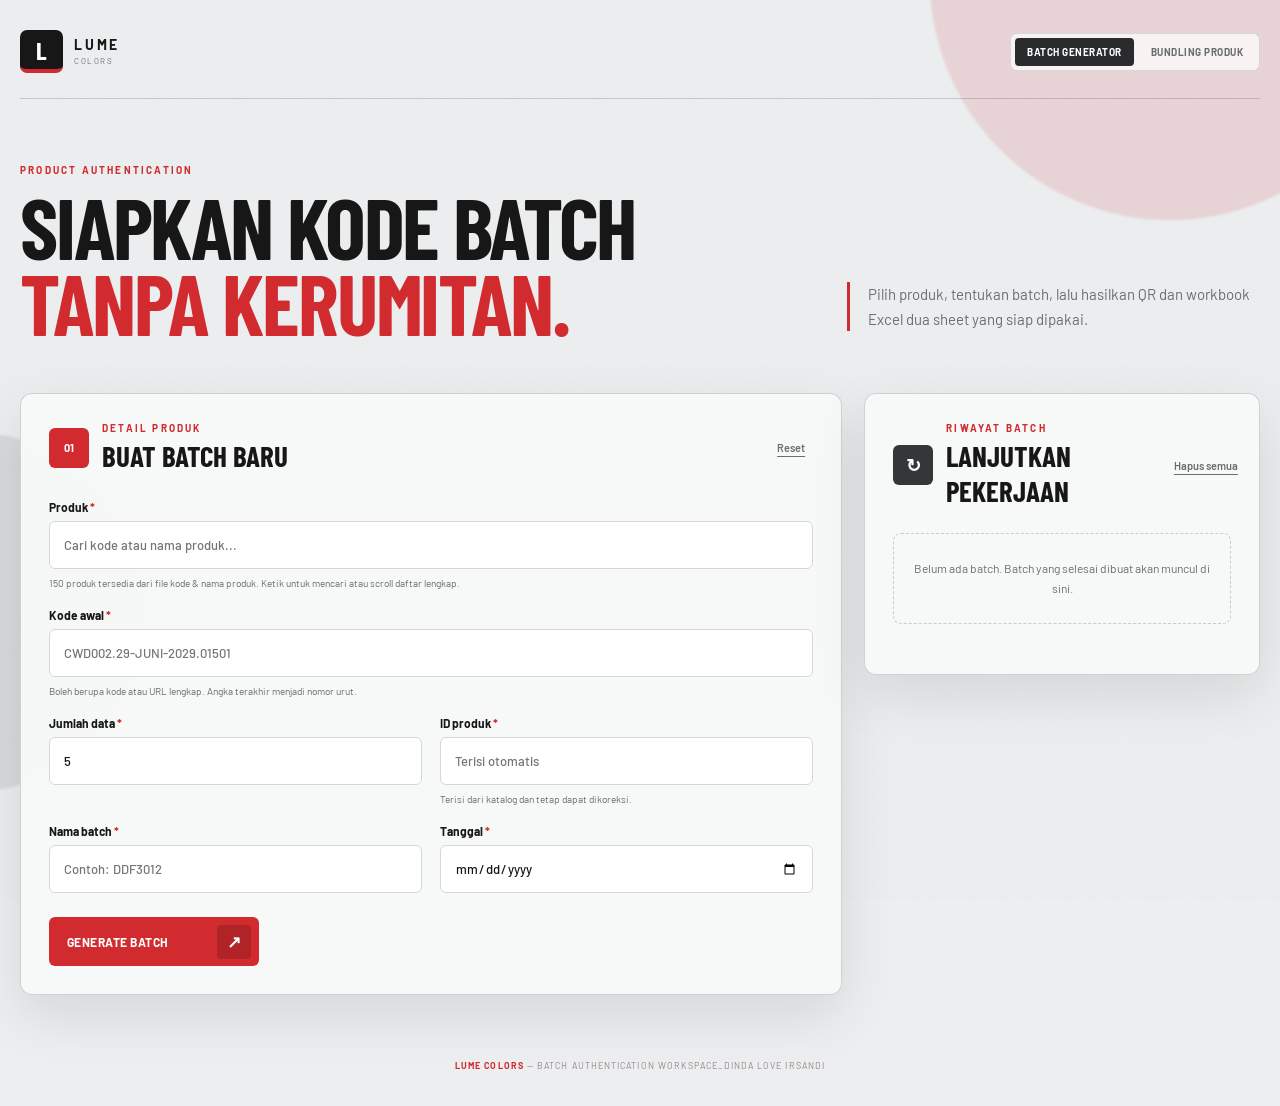
<file: index.html>
<!doctype html>
<html lang="id">
<head>
  <meta charset="UTF-8" />
  <meta name="viewport" content="width=device-width, initial-scale=1" />
  <meta name="description" content="Generator batch dan QR produk Lume Colors" />
  <title>Lume Batch Studio</title>
  <link rel="stylesheet" href="styles.css" />
</head>
<body>
  <div class="ambient ambient-one"></div><div class="ambient ambient-two"></div>
  <main class="shell">
    <header class="topbar">
      <a class="brand" href="#" aria-label="Lume Colors"><span class="brand-monogram">L</span><span><strong>LUME</strong><small>COLORS</small></span></a>
      <nav class="main-nav" aria-label="Navigasi utama"><a class="active" href="index.html">Batch Generator</a><a href="bundling.html">Bundling Produk</a></nav>
    </header>
    <section class="hero">
      <div><p class="kicker">PRODUCT AUTHENTICATION</p><h1>Siapkan kode batch<br><em>tanpa kerumitan.</em></h1></div>
      <p class="hero-copy">Pilih produk, tentukan batch, lalu hasilkan QR dan workbook Excel dua sheet yang siap dipakai.</p>
    </section>
    <section class="workspace">
      <form id="generatorForm" class="panel form-panel" novalidate>
        <div class="panel-heading"><span class="step-number">01</span><div><p class="overline">DETAIL PRODUK</p><h2>Buat batch baru</h2></div><button id="resetButton" class="text-button" type="button">Reset</button></div>
        <div class="field full">
          <label for="productSearch">Produk <span>*</span></label>
          <div class="product-picker"><input id="productSearch" type="search" autocomplete="off" placeholder="Cari kode atau nama produk..." aria-controls="productOptions" /><input id="productCode" name="productCode" type="hidden" /><div id="productOptions" class="product-options" hidden></div></div>
          <div id="selectedProduct" class="selected-product" hidden><span id="selectedCode"></span><strong id="selectedName"></strong><button id="changeProduct" type="button">Ganti</button></div>
          <small>150 produk tersedia dari file kode &amp; nama produk. Ketik untuk mencari atau scroll daftar lengkap.</small>
        </div>
        <div class="form-grid">
          <div class="field full"><label for="startCode">Kode awal <span>*</span></label><input id="startCode" name="startCode" type="text" autocomplete="off" placeholder="CWD002.29-JUNI-2029.01501" required /><small>Boleh berupa kode atau URL lengkap. Angka terakhir menjadi nomor urut.</small></div>
          <div class="field"><label for="amount">Jumlah data <span>*</span></label><input id="amount" name="amount" type="number" min="1" max="100000" value="5" required /></div>
          <div class="field"><label for="productId">ID produk <span>*</span></label><input id="productId" name="productId" type="text" inputmode="numeric" autocomplete="off" placeholder="Terisi otomatis" required /><small>Terisi dari katalog dan tetap dapat dikoreksi.</small></div>
          <div class="field"><label for="batchName">Nama batch <span>*</span></label><input id="batchName" name="batchName" type="text" autocomplete="off" placeholder="Contoh: DDF3012" required /></div>
          <div class="field"><label for="expiryDate">Tanggal <span>*</span></label><input id="expiryDate" name="expiryDate" type="date" required /></div>
        </div>
        <div id="formError" class="message error-message" role="alert" hidden></div>
        <button class="primary-button" type="submit"><span>Generate batch</span><b aria-hidden="true">&#8599;</b></button>
      </form>
      <aside id="historyPanel" class="panel history-panel">
        <div class="panel-heading"><span class="step-number muted">&#8635;</span><div><p class="overline">RIWAYAT BATCH</p><h2>Lanjutkan pekerjaan</h2></div><div class="history-head-actions"><button id="downloadAllHistoryButton" class="text-button download-all" type="button" hidden>Unduh semua</button><button id="clearAllHistoryButton" class="text-button" type="button">Hapus semua</button></div></div>
        <p id="emptyHistory" class="empty-state">Belum ada batch. Batch yang selesai dibuat akan muncul di sini.</p><div id="historyList" class="history-list"></div>
      </aside>
    </section>
    <section id="resultSection" class="panel result-panel" hidden>
      <div class="result-heading"><div class="panel-heading"><span class="step-number">02</span><div><p class="overline">HASIL GENERATOR</p><h2 id="resultTitle">Data siap digunakan</h2><p id="resultSummary" class="summary"></p></div></div><div class="actions"><button id="copyButton" class="secondary-button" type="button">Salin QR</button><button id="xlsxButton" class="primary-button compact" type="button">Unduh Excel <b>&#8595;</b></button></div></div>
      <div id="successMessage" class="message success-message" role="status" hidden></div>
      <div class="table-wrap"><table><thead><tr><th>No.</th><th>Produk</th><th>Kode</th><th>ID</th><th>Batch</th><th>Tanggal</th><th>QR / URL</th></tr></thead><tbody id="resultBody"></tbody></table></div>
    </section>
  </main>
  <footer><span>LUME COLORS</span> &mdash; batch authentication workspace_DINDA LOVE IRSANDI</footer>
  <script src="products.js"></script><script src="app.js"></script>
</body>
</html>
</file>
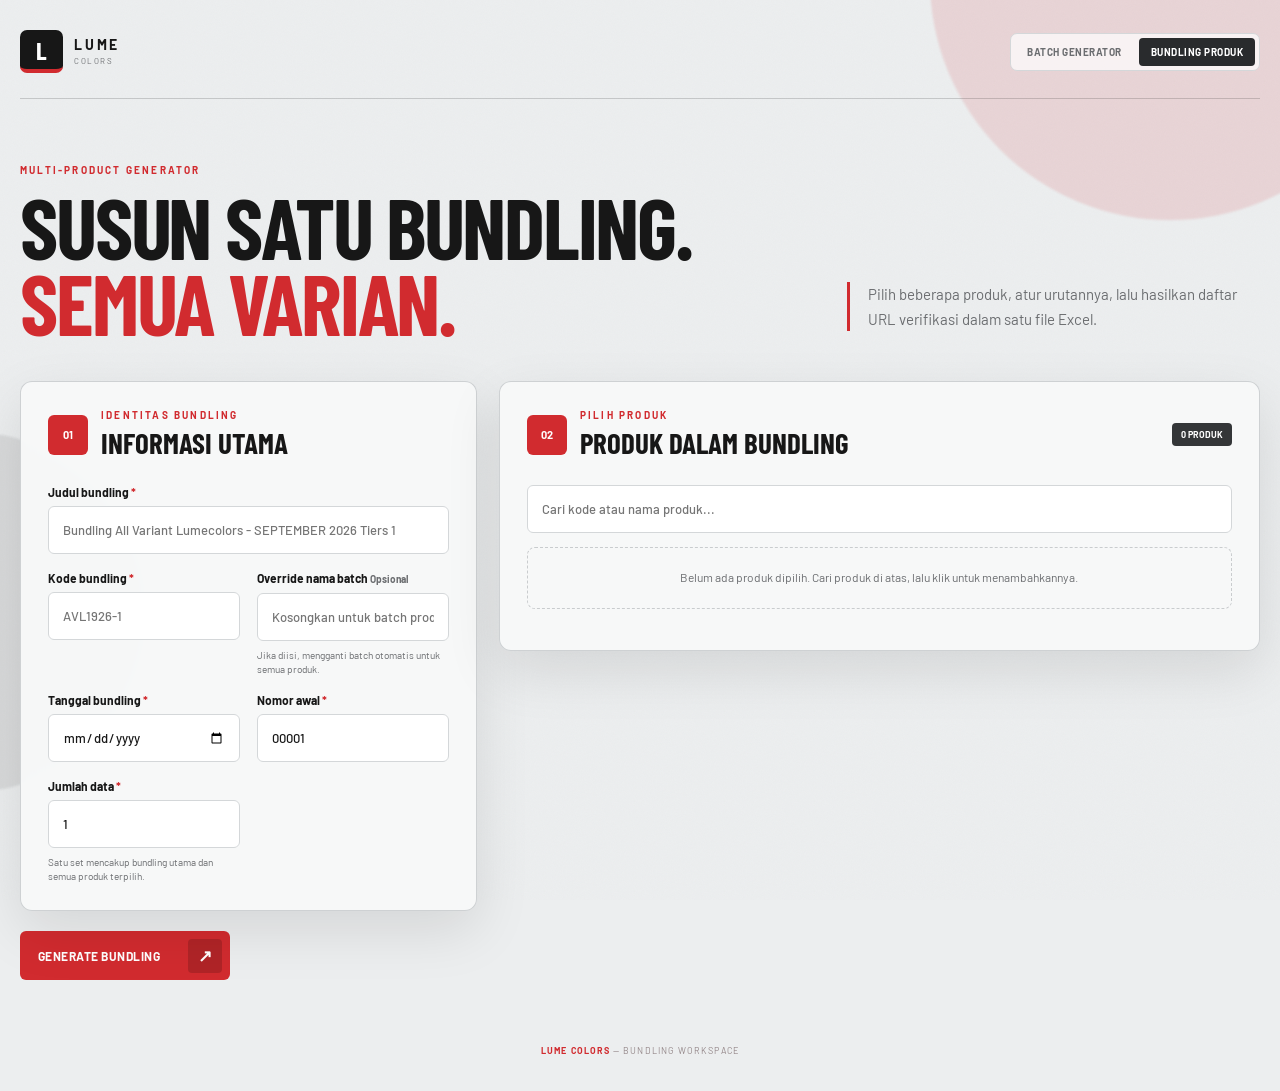
<file: bundling.html>
<!doctype html>
<html lang="id">
<head>
  <meta charset="UTF-8" />
  <meta name="viewport" content="width=device-width, initial-scale=1" />
  <meta name="description" content="Generator bundling beberapa produk Lume Colors" />
  <title>Lume Bundling Studio</title>
  <link rel="stylesheet" href="styles.css" />
  <link rel="stylesheet" href="bundling.css" />
</head>
<body>
  <div class="ambient ambient-one"></div><div class="ambient ambient-two"></div>
  <main class="shell">
    <header class="topbar">
      <a class="brand" href="index.html" aria-label="Lume Colors"><span class="brand-monogram">L</span><span><strong>LUME</strong><small>COLORS</small></span></a>
      <nav class="main-nav" aria-label="Navigasi utama"><a href="index.html">Batch Generator</a><a class="active" href="bundling.html">Bundling Produk</a></nav>
    </header>

    <section class="hero bundle-hero">
      <div><p class="kicker">MULTI-PRODUCT GENERATOR</p><h1>Susun satu bundling.<br><em>Semua varian.</em></h1></div>
      <p class="hero-copy">Pilih beberapa produk, atur urutannya, lalu hasilkan daftar URL verifikasi dalam satu file Excel.</p>
    </section>

    <form id="bundleForm" novalidate>
      <section class="bundle-layout">
        <div class="panel bundle-setup">
          <div class="panel-heading"><span class="step-number">01</span><div><p class="overline">IDENTITAS BUNDLING</p><h2>Informasi utama</h2></div></div>
          <div class="bundle-form-grid">
            <div class="field full"><label for="bundleTitle">Judul bundling <span>*</span></label><input id="bundleTitle" type="text" placeholder="Bundling All Variant Lumecolors - SEPTEMBER 2026 Tiers 1" required /></div>
            <div class="field"><label for="bundleCode">Kode bundling <span>*</span></label><input id="bundleCode" type="text" placeholder="AVL1926-1" autocomplete="off" required /></div>
            <div class="field"><label for="bundleBatchName">Override nama batch <small>Opsional</small></label><input id="bundleBatchName" type="text" placeholder="Kosongkan untuk batch produk" autocomplete="off" /><small>Jika diisi, mengganti batch otomatis untuk semua produk.</small></div>
            <div class="field"><label for="bundleDate">Tanggal bundling <span>*</span></label><input id="bundleDate" type="date" required /></div>
            <div class="field"><label for="bundleSequence">Nomor awal <span>*</span></label><input id="bundleSequence" type="text" inputmode="numeric" value="00001" maxlength="20" required /></div>
            <div class="field"><label for="bundleAmount">Jumlah data <span>*</span></label><input id="bundleAmount" type="number" inputmode="numeric" min="1" max="100000" value="1" required /><small>Satu set mencakup bundling utama dan semua produk terpilih.</small></div>
          </div>
        </div>

        <div class="panel bundle-products-panel">
          <div class="panel-heading"><span class="step-number">02</span><div><p class="overline">PILIH PRODUK</p><h2>Produk dalam bundling</h2></div><span id="selectedCount" class="count-badge">0 produk</span></div>
          <div class="bundle-picker"><input id="bundleProductSearch" type="search" autocomplete="off" placeholder="Cari kode atau nama produk..." /><div id="bundleProductOptions" class="bundle-product-options" hidden></div></div>
          <p id="emptySelection" class="empty-state compact-empty">Belum ada produk dipilih. Cari produk di atas, lalu klik untuk menambahkannya.</p>
          <div id="selectedProducts" class="selected-products"></div>
        </div>
      </section>
      <div id="bundleError" class="message error-message bundle-error" role="alert" hidden></div>
      <button class="primary-button bundle-submit" type="submit"><span>Generate bundling</span><b>&#8599;</b></button>
    </form>

    <section id="bundleResult" class="panel result-panel bundle-result" hidden>
      <div class="result-heading"><div class="panel-heading"><span class="step-number">03</span><div><p class="overline">HASIL BUNDLING</p><h2 id="bundleResultTitle">Data siap digunakan</h2><p id="bundleSummary" class="summary"></p></div></div><div class="actions"><button id="copyBundleButton" class="secondary-button" type="button">Salin semua</button><button id="downloadBundleButton" class="primary-button compact" type="button">Unduh Excel <b>&#8595;</b></button></div></div>
      <div id="bundleSuccess" class="message success-message" role="status" hidden></div>
      <div class="bundle-preview"><div id="previewTitle" class="preview-title"></div><div id="previewRows"></div></div>
    </section>
  </main>
  <footer><span>LUME COLORS</span> &mdash; bundling workspace</footer>
  <script src="products.js"></script><script src="bundling.js"></script>
</body>
</html>
</file>
<file: styles.css>
@import url('https://fonts.googleapis.com/css2?family=Barlow:wght@400;500;600;700;800&family=Barlow+Condensed:wght@600;700&display=swap');

:root { --ink:#171717; --muted:#6b6d70; --cream:#eceeef; --paper:#f8f9f9; --rose:#d12b2f; --rose-dark:#a7191e; --blush:#e3e5e6; --line:#d4d7d9; --sage:#63686c; --danger:#bd2025; --shadow:0 20px 55px rgba(0,0,0,.10); }
* { box-sizing:border-box; }
html { scroll-behavior:smooth; }
button,input { max-width:100%; }
button:focus-visible,input:focus-visible { outline:3px solid rgba(209,43,47,.28); outline-offset:2px; }
body { min-width:320px; margin:0; color:var(--ink); background:var(--cream); font-family:"Barlow",Arial,sans-serif; }
body::before { content:""; position:fixed; inset:0; z-index:-3; opacity:.42; background-image:url("data:image/svg+xml,%3Csvg xmlns='http://www.w3.org/2000/svg' width='90' height='90' viewBox='0 0 90 90'%3E%3Cfilter id='n'%3E%3CfeTurbulence type='fractalNoise' baseFrequency='.9' numOctaves='2' stitchTiles='stitch'/%3E%3C/filter%3E%3Crect width='100%25' height='100%25' filter='url(%23n)' opacity='.07'/%3E%3C/svg%3E"); }
.ambient { position:fixed; z-index:-2; border-radius:50%; filter:blur(1px); pointer-events:none; }
.ambient-one { width:480px; height:480px; top:-260px; right:-130px; background:rgba(209,43,47,.13); }
.ambient-two { width:360px; height:360px; left:-210px; top:48%; background:rgba(48,51,54,.10); }
.shell { width:min(1240px,calc(100% - 40px)); margin:auto; padding:30px 0 55px; }
.topbar { display:flex; align-items:center; justify-content:space-between; padding-bottom:25px; border-bottom:1px solid rgba(23,23,23,.18); }
.brand { display:flex; align-items:center; gap:11px; color:inherit; text-decoration:none; }
.brand-monogram { display:grid; place-items:center; width:43px; height:43px; border-radius:7px; color:#fff; background:var(--ink); border-bottom:4px solid var(--rose); font-family:"Barlow Condensed",Arial,sans-serif; font-size:25px; font-weight:700; }
.brand strong,.brand small { display:block; line-height:1; letter-spacing:.2em; }.brand strong{font-size:14px}.brand small{margin-top:5px;font-size:8px;color:var(--muted)}
.tool-label { display:flex; align-items:center; gap:10px; color:var(--muted); font-size:11px; letter-spacing:.13em; text-transform:uppercase; }.tool-label i,.history-item p i{width:4px;height:4px;border-radius:50%;background:var(--rose)}
.main-nav{display:flex;align-items:center;gap:5px;padding:4px;border:1px solid var(--line);border-radius:7px;background:rgba(255,255,255,.7)}.main-nav a{padding:8px 12px;border-radius:4px;color:var(--muted);font-size:10px;font-weight:700;letter-spacing:.05em;text-decoration:none;text-transform:uppercase}.main-nav a:hover{color:var(--ink);background:#e7e9ea}.main-nav a.active{color:#fff;background:#292b2d}
.hero { display:grid; grid-template-columns:1.3fr .7fr; align-items:end; gap:60px; padding:65px 0 54px; }
.kicker,.overline { margin:0 0 12px; color:var(--rose); font-size:10px; font-weight:700; letter-spacing:.22em; }
h1 { margin:0; font-family:"Barlow Condensed",Arial,sans-serif; font-size:clamp(48px,7vw,86px); font-weight:700; line-height:.88; letter-spacing:-.025em; text-transform:uppercase; }
h1 em { color:var(--rose); font-style:normal; font-weight:700; }.hero-copy{max-width:420px;margin:0 0 8px;padding-left:18px;border-left:3px solid var(--rose);color:var(--muted);font-size:15px;line-height:1.65}
.workspace { display:grid; grid-template-columns:minmax(0,1.35fr) minmax(360px,.65fr); gap:22px; align-items:start; }
.panel { border:1px solid rgba(204,207,209,.95); border-radius:12px; background:rgba(248,249,249,.94); box-shadow:var(--shadow); backdrop-filter:blur(14px); }
.form-panel,.history-panel,.result-panel { min-width:0; padding:28px; }.history-panel{position:sticky;top:20px;overflow:hidden}
.panel-heading { display:flex; align-items:center; gap:13px; }.panel-heading>div{min-width:0}.panel-heading h2{margin:0;font-family:"Barlow Condensed",Arial,sans-serif;font-size:29px;font-weight:700;text-transform:uppercase}.panel-heading .overline{margin-bottom:4px}
.step-number { display:grid; place-items:center; flex:0 0 40px; width:40px; height:40px; border-radius:6px; color:#fff; background:var(--rose); font-size:11px; font-weight:700; }.step-number.muted{color:#fff;background:#343638;font-size:18px}
.text-button { margin-left:auto;padding:8px;border:0;color:var(--muted);background:none;cursor:pointer;font:600 11px "Barlow";text-decoration:underline;text-underline-offset:4px }
.history-head-actions{display:flex;align-items:center;justify-content:flex-end;gap:4px;margin-left:auto}.history-head-actions .text-button{margin-left:0;white-space:nowrap}.history-head-actions .download-all{color:var(--rose)}
.form-grid { display:grid; grid-template-columns:1fr 1fr; gap:18px; margin-top:18px; }.field{display:flex;flex-direction:column;gap:7px}.field.full{grid-column:1/-1;margin-top:27px}.form-grid .field.full{margin-top:0}
label { font-size:12px;font-weight:700 }label span{color:var(--rose)}small{color:var(--muted);font-size:10px;line-height:1.4}
input { width:100%;height:48px;padding:0 14px;border:1px solid var(--line);border-radius:6px;outline:none;color:var(--ink);background:#fff;font:500 13px "Barlow";transition:.2s }input:focus{border-color:var(--rose);box-shadow:0 0 0 4px rgba(209,43,47,.10)}
.product-picker{position:relative}.product-options{position:absolute;z-index:10;top:54px;left:0;right:0;max-height:300px;overflow:auto;padding:7px;border:1px solid var(--line);border-radius:7px;background:#fff;box-shadow:0 18px 45px rgba(0,0,0,.16)}
.product-options button{display:grid;grid-template-columns:90px 1fr;width:100%;padding:10px;border:0;border-radius:5px;text-align:left;background:none;cursor:pointer}.product-options button:hover{background:#eceeef}.product-options span{color:var(--rose);font:700 11px monospace}.product-options strong{font-size:12px}
.selected-product{display:grid;grid-template-columns:auto 1fr auto;align-items:center;gap:13px;padding:12px 14px;border:1px solid #c6c9cb;border-radius:6px;background:#eceeef}.selected-product span{padding:5px 8px;border-radius:4px;color:#fff;background:#292b2d;font:700 11px monospace}.selected-product strong{font-size:13px}.selected-product button{border:0;color:var(--rose);background:none;cursor:pointer;font:700 11px "Barlow"}
.primary-button,.secondary-button,.continue-button{border:0;border-radius:6px;cursor:pointer;font-family:"Barlow";transition:background .16s,color .16s,border-color .16s,transform .16s}.primary-button{display:flex;align-items:center;justify-content:space-between;width:210px;height:49px;margin-top:24px;padding:0 8px 0 18px;color:#fff;background:var(--rose);font-size:12px;font-weight:700;text-transform:uppercase;letter-spacing:.04em}.primary-button:hover{background:var(--rose-dark);transform:translateY(-1px)}.primary-button b{display:grid;place-items:center;width:34px;height:34px;border-radius:4px;background:rgba(0,0,0,.16);font-size:17px}.primary-button.compact{width:165px;margin:0}.secondary-button{height:49px;padding:0 18px;border:1px solid #bfc2c4;background:#fff;font-size:12px;font-weight:700}.secondary-button:hover{border-color:#707477;background:#f0f1f2}
.message{margin-top:17px;padding:11px 13px;border-radius:9px;font-size:12px}.error-message{color:var(--danger);background:#faeaea}.success-message{margin:0 0 16px;color:#52674f;background:#eaf1e7}
.empty-state{margin:25px 0 0;padding:25px 18px;border:1px dashed #c9ccce;border-radius:8px;color:var(--muted);font-size:12px;line-height:1.6;text-align:center}.history-list{display:grid;gap:10px;margin-top:22px;max-height:560px;overflow:auto;padding-right:5px;scrollbar-width:thin;scrollbar-color:#b8bbbd transparent}
.history-item{min-width:0;padding:15px;border:1px solid var(--line);border-left:3px solid #393b3d;border-radius:7px;background:#fff;transition:transform .16s,box-shadow .16s,border-left-color .16s}.history-item:hover{transform:translateY(-1px);border-left-color:var(--rose);box-shadow:0 8px 24px rgba(0,0,0,.07)}.history-top{display:flex;justify-content:space-between;align-items:center}.history-top span{color:var(--rose);font:700 11px monospace}.history-top button{display:grid;place-items:center;width:27px;height:27px;padding:0;border:0;border-radius:4px;color:#8d9295;background:none;cursor:pointer;font-size:18px}.history-top button:hover{color:#fff;background:var(--rose)}.history-item>strong{display:block;margin:5px 0;font-size:13px;line-height:1.35}.history-item p{display:flex;align-items:center;gap:7px;margin:0 0 7px;color:var(--muted);font-size:10px}.history-item p i{display:inline-block;flex:0 0 4px}.history-item small{display:block;overflow-wrap:anywhere;word-break:break-word;line-height:1.45}.continue-button{display:flex;align-items:center;justify-content:space-between;width:100%;margin-top:12px;padding:9px 11px;color:#fff;background:#343638;font-size:10px;font-weight:700}.continue-button:hover{background:var(--rose)}
.history-row-actions{display:grid;grid-template-columns:.8fr 1.2fr;gap:6px;margin-top:12px}.history-row-actions .continue-button{margin-top:0}.download-history-button{padding:9px 8px;border:1px solid #c9ccce;border-radius:6px;color:#343638;background:#fff;cursor:pointer;font:700 10px "Barlow"}.download-history-button:hover{color:var(--rose);border-color:var(--rose)}
.result-panel{margin-top:22px}.result-heading{display:flex;align-items:center;justify-content:space-between;gap:20px;margin-bottom:22px}.summary{margin:5px 0 0;color:var(--muted);font-size:11px}.actions{display:flex;gap:8px}
.table-wrap{max-height:540px;overflow:auto;border:1px solid var(--line);border-radius:7px}table{width:100%;border-collapse:collapse;white-space:nowrap;font-size:11px}th{position:sticky;top:0;z-index:1;padding:12px;color:#fff;background:#292b2d;border-bottom:3px solid var(--rose);font-size:9px;letter-spacing:.1em;text-align:left;text-transform:uppercase}td{padding:11px 12px;border-top:1px solid #e1e3e4}tbody tr:nth-child(even){background:#f0f1f2}td:nth-child(3),td:last-child{font-family:monospace}td:first-child{color:var(--muted);text-align:right}
footer{padding:10px 16px 35px;color:#948789;font-size:9px;letter-spacing:.12em;text-align:center;text-transform:uppercase}footer span{color:var(--rose);font-weight:700}[hidden]{display:none!important}
@media(max-width:1080px){.workspace{grid-template-columns:minmax(0,1.2fr) minmax(330px,.8fr)}.form-panel,.history-panel{padding:23px}.panel-heading h2{font-size:26px}.history-head-actions{flex-direction:column;align-items:flex-end;gap:0}.history-head-actions .text-button{padding-block:4px}}
@media(max-width:900px){.workspace{grid-template-columns:1fr}.history-panel{position:static}.history-head-actions{flex-direction:row;align-items:center;gap:4px}.history-list{grid-template-columns:repeat(2,minmax(0,1fr));max-height:none}.history-item{height:100%}}
@media(max-width:680px){.shell{width:min(100% - 20px,1240px);padding-top:14px}.topbar{align-items:flex-start;gap:13px;padding-bottom:17px}.main-nav{flex-direction:column;align-items:stretch;padding:3px}.main-nav a{padding:6px 8px;font-size:8px;text-align:center}.tool-label{font-size:8px}.hero{grid-template-columns:1fr;gap:18px;padding:36px 3px 30px}.hero h1{font-size:clamp(43px,13vw,64px)}.hero-copy{font-size:13px}.form-panel,.history-panel,.result-panel{padding:18px 14px;border-radius:9px}.panel-heading{align-items:flex-start}.panel-heading h2{font-size:25px;line-height:1}.step-number{flex-basis:36px;width:36px;height:36px}.form-grid{grid-template-columns:1fr}.field.full{grid-column:auto}.history-panel>.panel-heading{display:grid;grid-template-columns:36px minmax(0,1fr)}.history-panel>.panel-heading .history-head-actions{grid-column:1/-1;width:100%;margin:13px 0 0;padding-top:11px;border-top:1px solid var(--line);justify-content:flex-start}.history-head-actions .text-button{padding:5px 8px 5px 0}.history-list{grid-template-columns:1fr;margin-top:16px;padding-right:0}.history-item{padding:14px}.result-heading{align-items:flex-start;flex-direction:column}.actions{width:100%}.actions button{flex:1}.primary-button{width:100%}.primary-button.compact{width:auto}.table-wrap{max-height:none;overflow:visible;border:0}table,tbody,tr,td{display:block;width:100%}thead{display:none}table{white-space:normal}tbody{display:grid;gap:10px}tbody tr{overflow:hidden;border:1px solid var(--line);border-radius:7px;background:#fff!important}td,td:first-child{display:grid;grid-template-columns:80px minmax(0,1fr);gap:10px;padding:9px 11px;overflow-wrap:anywhere;text-align:left}td::before{content:attr(data-label);color:var(--muted);font:700 8px "Barlow";letter-spacing:.08em;text-transform:uppercase}td:first-child{border-top:0;background:#e7e9ea}}
@media(max-width:430px){.brand-monogram{width:38px;height:38px}.tool-label{max-width:105px;text-align:right;line-height:1.4}.panel-heading h2{font-size:23px}.selected-product{grid-template-columns:auto 1fr;gap:9px}.selected-product button{grid-column:2;text-align:left;padding:0}.history-row-actions{grid-template-columns:1fr}.actions{flex-direction:column}.primary-button.compact{width:100%}.secondary-button{width:100%}}
</file>
<file: bundling.css>
.bundle-hero{padding-bottom:42px}.bundle-layout{display:grid;grid-template-columns:minmax(330px,.75fr) minmax(0,1.25fr);gap:22px;align-items:start}.bundle-setup,.bundle-products-panel{min-width:0;padding:27px}.bundle-form-grid{display:grid;grid-template-columns:1fr 1fr;gap:17px;margin-top:25px}.bundle-form-grid .full{grid-column:1/-1;margin-top:0}.count-badge{margin-left:auto;padding:6px 9px;border-radius:4px;color:#fff;background:#343638;font-size:9px;font-weight:700;text-transform:uppercase}.bundle-picker{position:relative;margin-top:25px}.bundle-product-options{position:absolute;z-index:20;top:54px;left:0;right:0;max-height:320px;overflow:auto;padding:6px;border:1px solid var(--line);border-radius:7px;background:#fff;box-shadow:0 18px 45px rgba(0,0,0,.16)}.bundle-product-options button{display:grid;grid-template-columns:100px minmax(0,1fr) auto;align-items:center;gap:10px;width:100%;padding:10px;border:0;border-radius:5px;color:var(--ink);background:none;text-align:left;cursor:pointer}.bundle-product-options button:hover{background:#eceeef}.bundle-product-options span{color:var(--rose);font:700 11px monospace}.bundle-product-options strong{overflow:hidden;font-size:11px;text-overflow:ellipsis;white-space:nowrap}.bundle-product-options i{color:var(--muted);font-size:16px;font-style:normal}.compact-empty{margin-top:14px;padding:20px}.selected-products{display:grid;gap:7px;margin-top:14px}.selected-bundle-product{display:grid;grid-template-columns:26px 82px minmax(0,1fr) auto;align-items:center;gap:9px;padding:10px;border:1px solid var(--line);border-left:3px solid #393b3d;border-radius:6px;background:#fff}.selected-bundle-product .drag-index{display:grid;place-items:center;width:24px;height:24px;border-radius:4px;color:var(--muted);background:#eceeef;font-size:9px;font-weight:700}.selected-bundle-product code{overflow:hidden;color:var(--rose);font:700 10px monospace;text-overflow:ellipsis}.selected-bundle-product strong{overflow:hidden;font-size:11px;text-overflow:ellipsis;white-space:nowrap}.product-order-actions{display:flex;gap:3px}.product-order-actions button{display:grid;place-items:center;width:27px;height:27px;padding:0;border:1px solid var(--line);border-radius:4px;color:#555;background:#fff;cursor:pointer}.product-order-actions button:hover{color:#fff;border-color:var(--rose);background:var(--rose)}.product-order-actions button:disabled{opacity:.3;pointer-events:none}.bundle-error{max-width:650px}.bundle-submit{margin-top:20px}.bundle-result{margin-top:35px}.bundle-preview{overflow:hidden;border:1px solid var(--line);border-radius:7px;background:#fff}.preview-title{padding:9px 15px;color:#fff;background:#292b2d;border-bottom:4px solid var(--rose);font-size:13px;font-weight:700;text-align:center}.preview-row{display:grid;grid-template-columns:minmax(180px,.7fr) minmax(420px,1.3fr);border-top:1px solid #dde0e1;font-size:11px}.preview-row:first-child{border-top:0}.preview-row span,.preview-row a{min-width:0;padding:8px 11px}.preview-row span{font-weight:500}.preview-row a{overflow-wrap:anywhere;border-left:1px solid #dde0e1;color:#075fc5;font-family:monospace}.preview-row:nth-child(even){background:#f1f2f3}
.selected-bundle-product strong small{display:block;margin-top:3px;color:var(--muted);font-size:9px;font-weight:500}
@media(max-width:950px){.bundle-layout{grid-template-columns:1fr}.bundle-form-grid{grid-template-columns:repeat(2,1fr)}.bundle-form-grid .full{grid-column:1/-1}}
@media(max-width:680px){.bundle-hero{padding-bottom:30px}.bundle-setup,.bundle-products-panel{padding:18px 14px}.bundle-form-grid{grid-template-columns:1fr}.bundle-form-grid .full{grid-column:auto}.bundle-products-panel>.panel-heading{display:grid;grid-template-columns:36px minmax(0,1fr)}.count-badge{grid-column:2;margin:8px 0 0;justify-self:start}.selected-bundle-product{grid-template-columns:25px 72px minmax(0,1fr);gap:7px}.product-order-actions{grid-column:2/-1;justify-content:flex-end;padding-top:3px}.bundle-result{margin-top:25px}.bundle-preview{border:0;background:transparent}.preview-title{border-radius:6px 6px 0 0;font-size:11px;line-height:1.4}.preview-row{display:block;margin-top:8px;border:1px solid var(--line)!important;border-radius:6px;background:#fff!important}.preview-row span,.preview-row a{display:block;padding:8px 10px}.preview-row a{border-top:1px solid var(--line);border-left:0;font-size:10px}.bundle-submit{width:100%}}
@media(max-width:430px){.bundle-product-options button{grid-template-columns:78px minmax(0,1fr)}.bundle-product-options i{display:none}.selected-bundle-product{grid-template-columns:24px minmax(0,1fr)}.selected-bundle-product code{grid-column:2}.selected-bundle-product strong{grid-column:2;white-space:normal}.product-order-actions{grid-column:2}.bundle-result .actions{flex-direction:column}.bundle-result .actions button{width:100%}}
</file>
